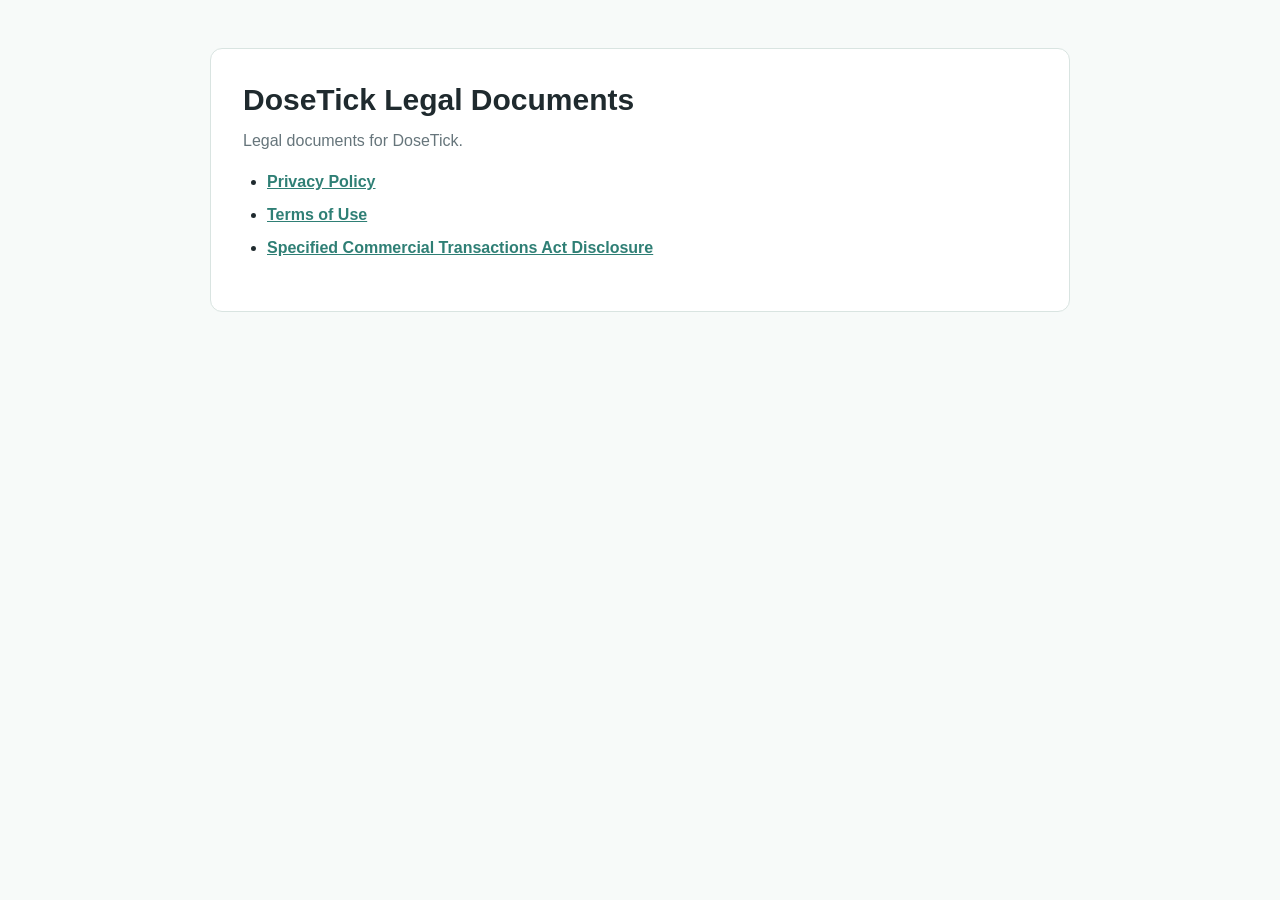
<file: index.html>
<!doctype html>
<html lang="en">
<head>
  <meta charset="utf-8">
  <meta name="viewport" content="width=device-width, initial-scale=1">
  <title>DoseTick Legal Documents</title>
  <link rel="stylesheet" href="styles.css">
</head>
<body>
  <main>
    <section class="paper">
      <h1>DoseTick Legal Documents</h1>
      <p class="muted">Legal documents for DoseTick.</p>
      <ul>
        <li><a href="privacy.html">Privacy Policy</a></li>
        <li><a href="terms.html">Terms of Use</a></li>
        <li><a href="tokusho.html">Specified Commercial Transactions Act Disclosure</a></li>
      </ul>
    </section>
  </main>
</body>
</html>
</file>
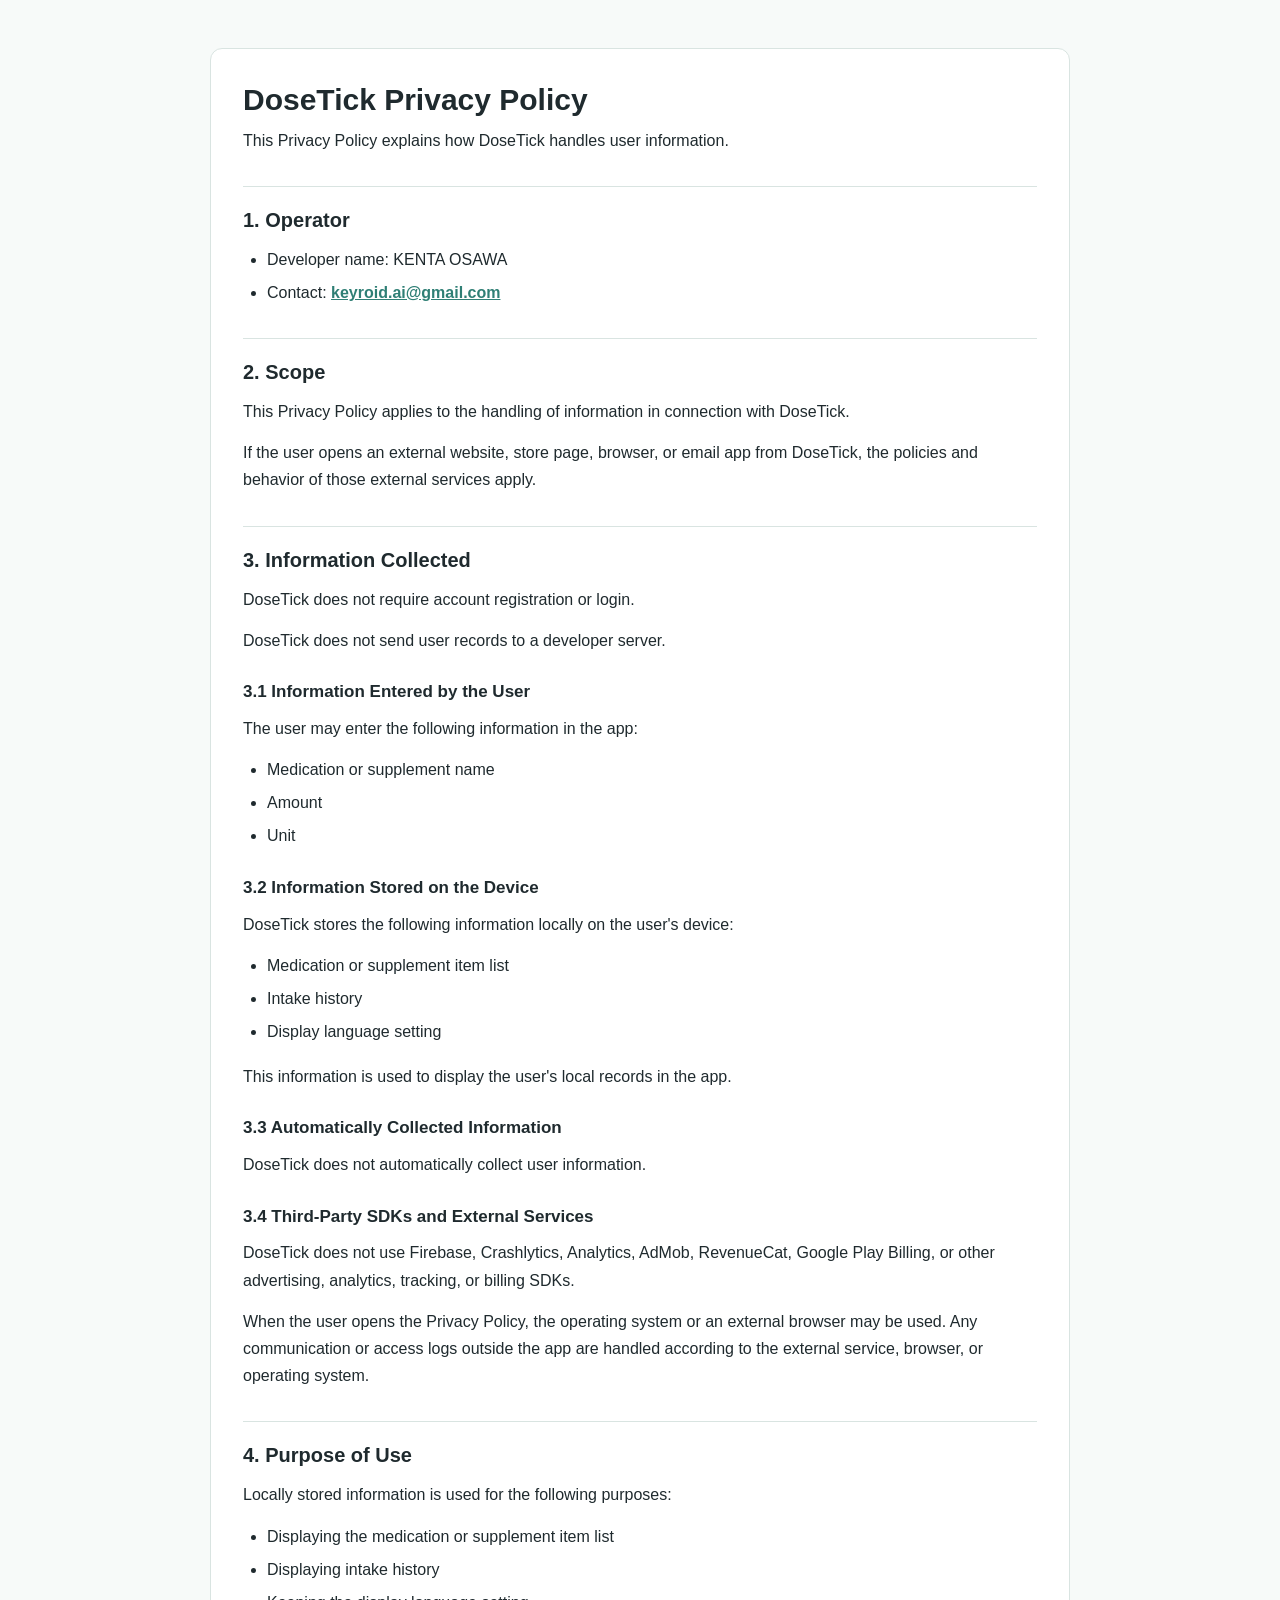
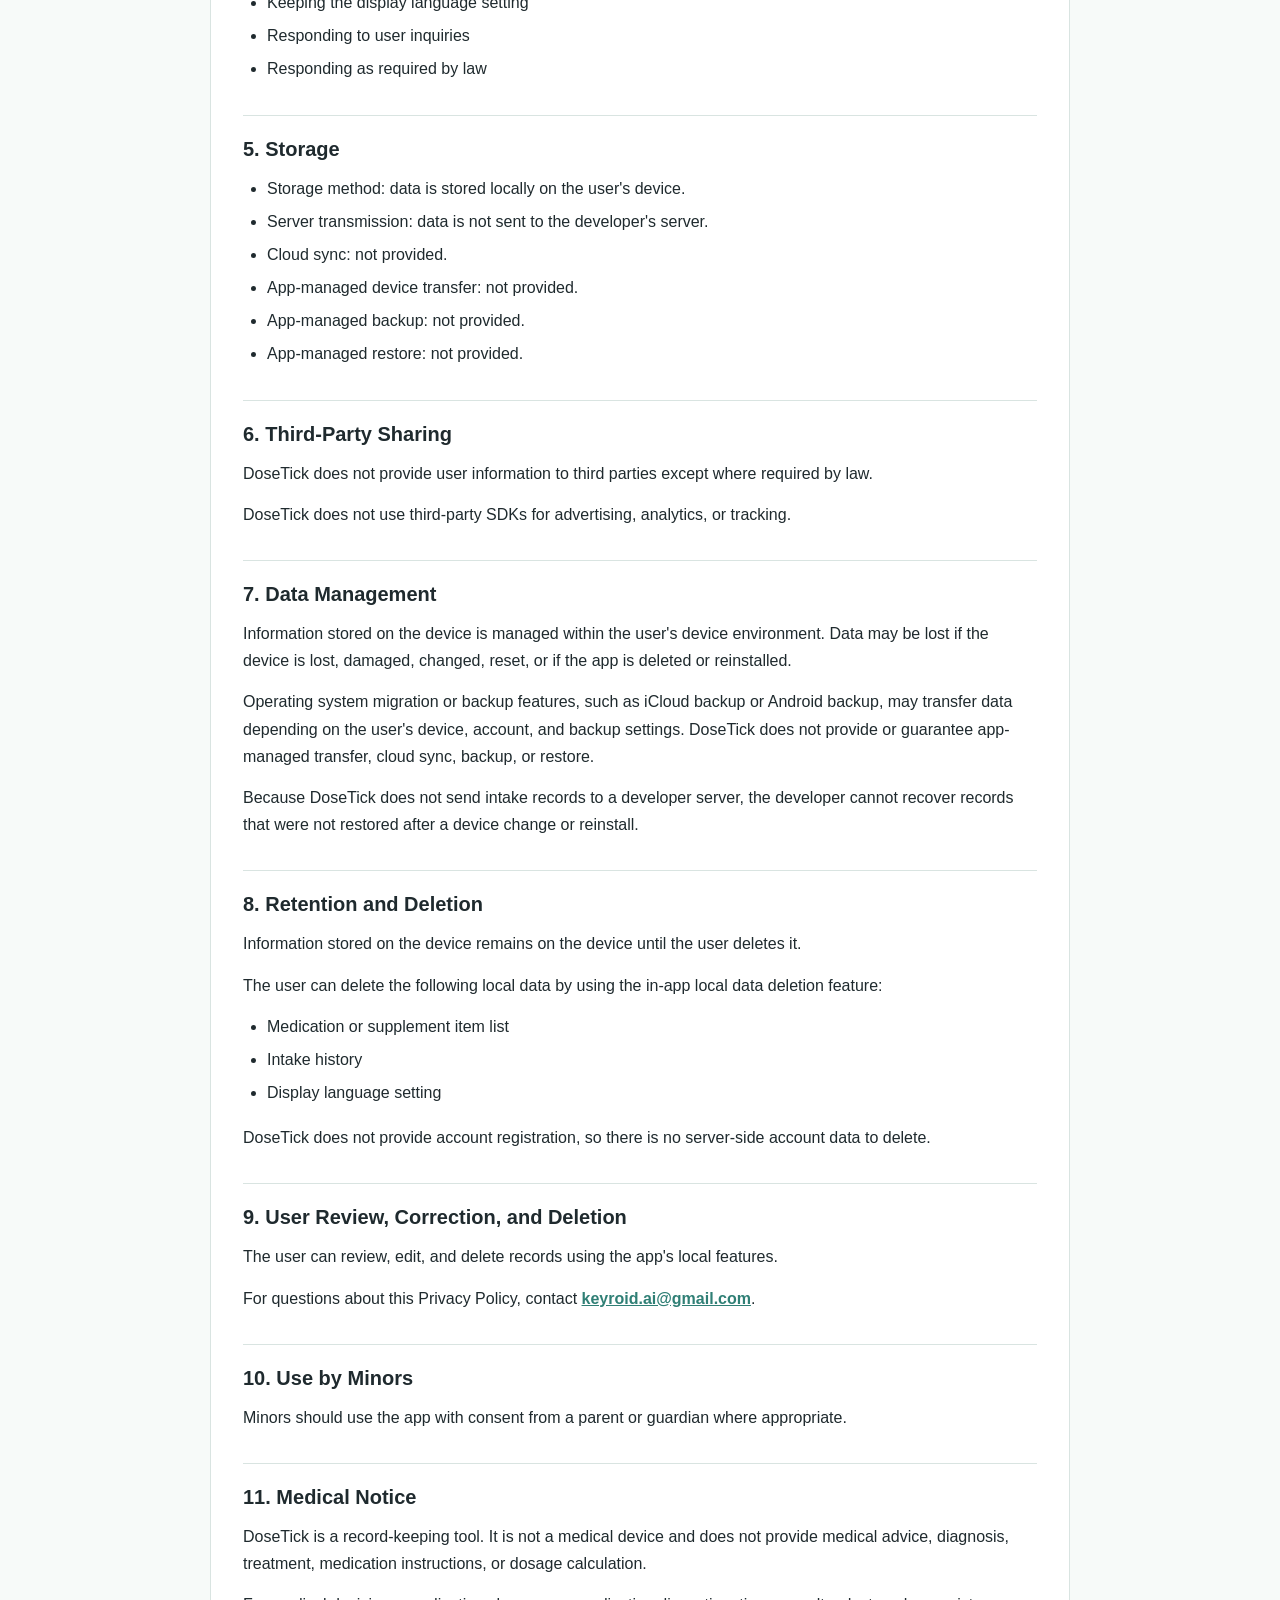
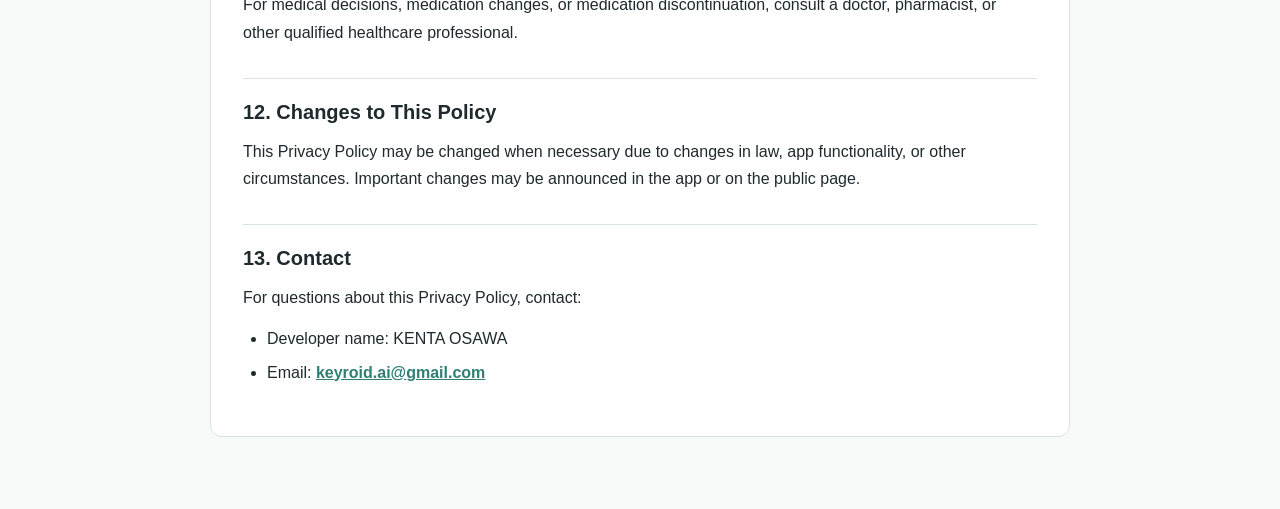
<file: privacy.html>
<!doctype html>
<html lang="en">
<head>
  <meta charset="utf-8">
  <meta name="viewport" content="width=device-width, initial-scale=1">
  <title>DoseTick Privacy Policy</title>
  <link rel="stylesheet" href="styles.css">
</head>
<body>
  <main>
    <article class="paper">
      <h1>DoseTick Privacy Policy</h1>
      <p>This Privacy Policy explains how DoseTick handles user information.</p>

      <h2>1. Operator</h2>
      <ul>
        <li>Developer name: KENTA OSAWA</li>
        <li>Contact: <a href="mailto:keyroid.ai@gmail.com">keyroid.ai@gmail.com</a></li>
      </ul>

      <h2>2. Scope</h2>
      <p>This Privacy Policy applies to the handling of information in connection with DoseTick.</p>
      <p>If the user opens an external website, store page, browser, or email app from DoseTick, the policies and behavior of those external services apply.</p>

      <h2>3. Information Collected</h2>
      <p>DoseTick does not require account registration or login.</p>
      <p>DoseTick does not send user records to a developer server.</p>

      <h3>3.1 Information Entered by the User</h3>
      <p>The user may enter the following information in the app:</p>
      <ul>
        <li>Medication or supplement name</li>
        <li>Amount</li>
        <li>Unit</li>
      </ul>

      <h3>3.2 Information Stored on the Device</h3>
      <p>DoseTick stores the following information locally on the user's device:</p>
      <ul>
        <li>Medication or supplement item list</li>
        <li>Intake history</li>
        <li>Display language setting</li>
      </ul>
      <p>This information is used to display the user's local records in the app.</p>

      <h3>3.3 Automatically Collected Information</h3>
      <p>DoseTick does not automatically collect user information.</p>

      <h3>3.4 Third-Party SDKs and External Services</h3>
      <p>DoseTick does not use Firebase, Crashlytics, Analytics, AdMob, RevenueCat, Google Play Billing, or other advertising, analytics, tracking, or billing SDKs.</p>
      <p>When the user opens the Privacy Policy, the operating system or an external browser may be used. Any communication or access logs outside the app are handled according to the external service, browser, or operating system.</p>

      <h2>4. Purpose of Use</h2>
      <p>Locally stored information is used for the following purposes:</p>
      <ul>
        <li>Displaying the medication or supplement item list</li>
        <li>Displaying intake history</li>
        <li>Keeping the display language setting</li>
        <li>Responding to user inquiries</li>
        <li>Responding as required by law</li>
      </ul>

      <h2>5. Storage</h2>
      <ul>
        <li>Storage method: data is stored locally on the user's device.</li>
        <li>Server transmission: data is not sent to the developer's server.</li>
        <li>Cloud sync: not provided.</li>
        <li>App-managed device transfer: not provided.</li>
        <li>App-managed backup: not provided.</li>
        <li>App-managed restore: not provided.</li>
      </ul>

      <h2>6. Third-Party Sharing</h2>
      <p>DoseTick does not provide user information to third parties except where required by law.</p>
      <p>DoseTick does not use third-party SDKs for advertising, analytics, or tracking.</p>

      <h2>7. Data Management</h2>
      <p>Information stored on the device is managed within the user's device environment. Data may be lost if the device is lost, damaged, changed, reset, or if the app is deleted or reinstalled.</p>
      <p>Operating system migration or backup features, such as iCloud backup or Android backup, may transfer data depending on the user's device, account, and backup settings. DoseTick does not provide or guarantee app-managed transfer, cloud sync, backup, or restore.</p>
      <p>Because DoseTick does not send intake records to a developer server, the developer cannot recover records that were not restored after a device change or reinstall.</p>

      <h2>8. Retention and Deletion</h2>
      <p>Information stored on the device remains on the device until the user deletes it.</p>
      <p>The user can delete the following local data by using the in-app local data deletion feature:</p>
      <ul>
        <li>Medication or supplement item list</li>
        <li>Intake history</li>
        <li>Display language setting</li>
      </ul>
      <p>DoseTick does not provide account registration, so there is no server-side account data to delete.</p>

      <h2>9. User Review, Correction, and Deletion</h2>
      <p>The user can review, edit, and delete records using the app's local features.</p>
      <p>For questions about this Privacy Policy, contact <a href="mailto:keyroid.ai@gmail.com">keyroid.ai@gmail.com</a>.</p>

      <h2>10. Use by Minors</h2>
      <p>Minors should use the app with consent from a parent or guardian where appropriate.</p>

      <h2>11. Medical Notice</h2>
      <p>DoseTick is a record-keeping tool. It is not a medical device and does not provide medical advice, diagnosis, treatment, medication instructions, or dosage calculation.</p>
      <p>For medical decisions, medication changes, or medication discontinuation, consult a doctor, pharmacist, or other qualified healthcare professional.</p>

      <h2>12. Changes to This Policy</h2>
      <p>This Privacy Policy may be changed when necessary due to changes in law, app functionality, or other circumstances. Important changes may be announced in the app or on the public page.</p>

      <h2>13. Contact</h2>
      <p>For questions about this Privacy Policy, contact:</p>
      <ul>
        <li>Developer name: KENTA OSAWA</li>
        <li>Email: <a href="mailto:keyroid.ai@gmail.com">keyroid.ai@gmail.com</a></li>
      </ul>
    </article>
  </main>
</body>
</html>
</file>
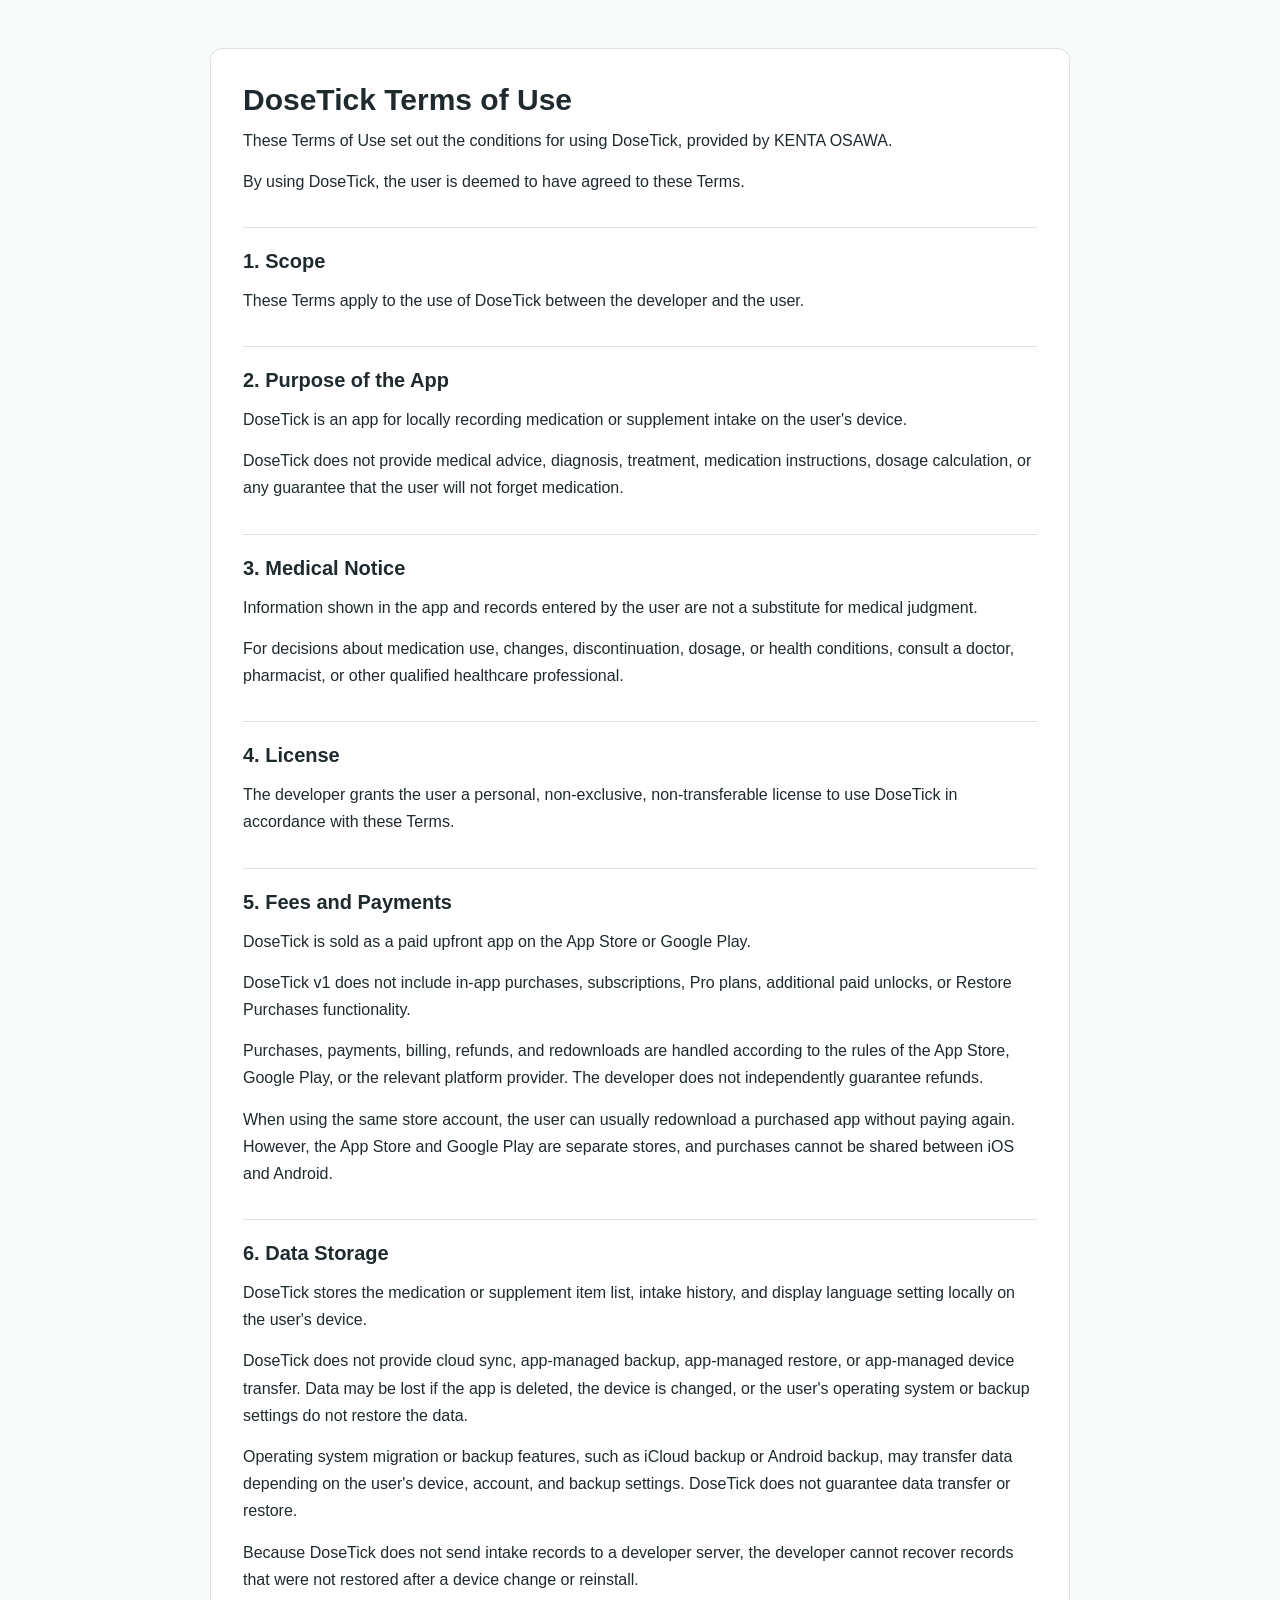
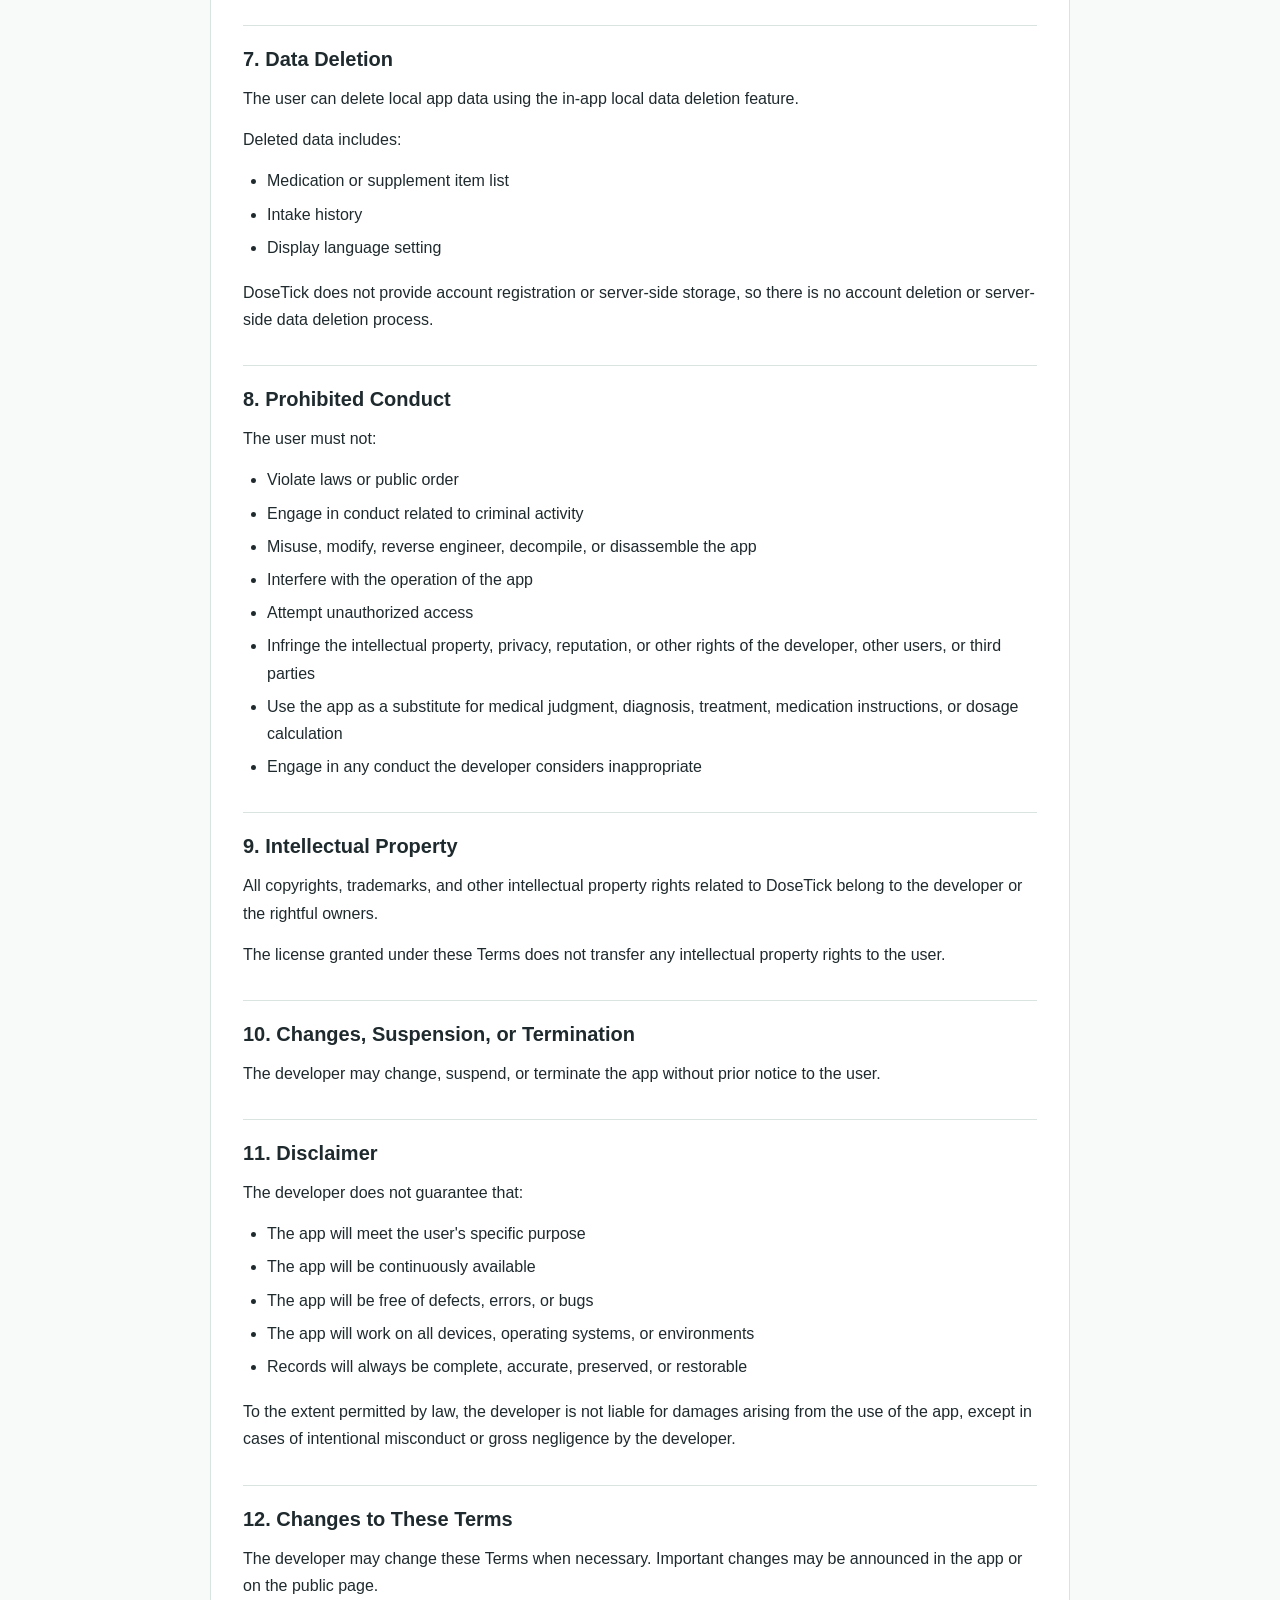
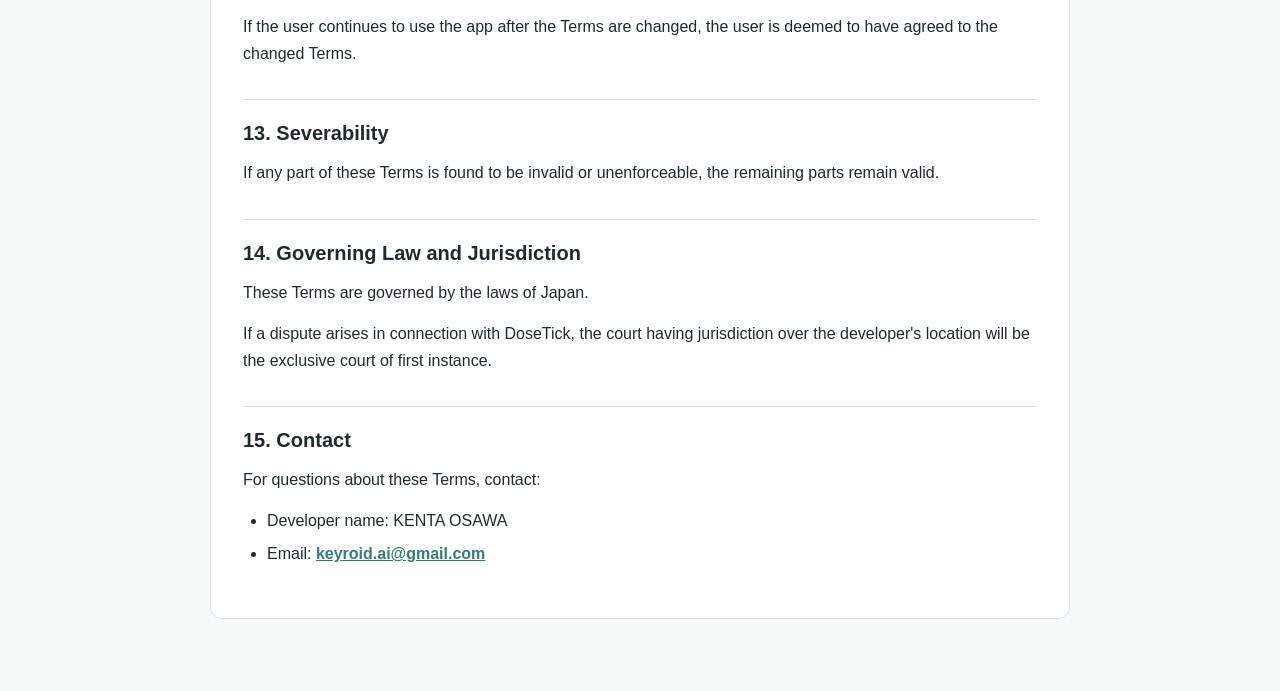
<file: terms.html>
<!doctype html>
<html lang="en">
<head>
  <meta charset="utf-8">
  <meta name="viewport" content="width=device-width, initial-scale=1">
  <title>DoseTick Terms of Use</title>
  <link rel="stylesheet" href="styles.css">
</head>
<body>
  <main>
    <article class="paper">
      <h1>DoseTick Terms of Use</h1>
      <p>These Terms of Use set out the conditions for using DoseTick, provided by KENTA OSAWA.</p>
      <p>By using DoseTick, the user is deemed to have agreed to these Terms.</p>

      <h2>1. Scope</h2>
      <p>These Terms apply to the use of DoseTick between the developer and the user.</p>

      <h2>2. Purpose of the App</h2>
      <p>DoseTick is an app for locally recording medication or supplement intake on the user's device.</p>
      <p>DoseTick does not provide medical advice, diagnosis, treatment, medication instructions, dosage calculation, or any guarantee that the user will not forget medication.</p>

      <h2>3. Medical Notice</h2>
      <p>Information shown in the app and records entered by the user are not a substitute for medical judgment.</p>
      <p>For decisions about medication use, changes, discontinuation, dosage, or health conditions, consult a doctor, pharmacist, or other qualified healthcare professional.</p>

      <h2>4. License</h2>
      <p>The developer grants the user a personal, non-exclusive, non-transferable license to use DoseTick in accordance with these Terms.</p>

      <h2>5. Fees and Payments</h2>
      <p>DoseTick is sold as a paid upfront app on the App Store or Google Play.</p>
      <p>DoseTick v1 does not include in-app purchases, subscriptions, Pro plans, additional paid unlocks, or Restore Purchases functionality.</p>
      <p>Purchases, payments, billing, refunds, and redownloads are handled according to the rules of the App Store, Google Play, or the relevant platform provider. The developer does not independently guarantee refunds.</p>
      <p>When using the same store account, the user can usually redownload a purchased app without paying again. However, the App Store and Google Play are separate stores, and purchases cannot be shared between iOS and Android.</p>

      <h2>6. Data Storage</h2>
      <p>DoseTick stores the medication or supplement item list, intake history, and display language setting locally on the user's device.</p>
      <p>DoseTick does not provide cloud sync, app-managed backup, app-managed restore, or app-managed device transfer. Data may be lost if the app is deleted, the device is changed, or the user's operating system or backup settings do not restore the data.</p>
      <p>Operating system migration or backup features, such as iCloud backup or Android backup, may transfer data depending on the user's device, account, and backup settings. DoseTick does not guarantee data transfer or restore.</p>
      <p>Because DoseTick does not send intake records to a developer server, the developer cannot recover records that were not restored after a device change or reinstall.</p>

      <h2>7. Data Deletion</h2>
      <p>The user can delete local app data using the in-app local data deletion feature.</p>
      <p>Deleted data includes:</p>
      <ul>
        <li>Medication or supplement item list</li>
        <li>Intake history</li>
        <li>Display language setting</li>
      </ul>
      <p>DoseTick does not provide account registration or server-side storage, so there is no account deletion or server-side data deletion process.</p>

      <h2>8. Prohibited Conduct</h2>
      <p>The user must not:</p>
      <ul>
        <li>Violate laws or public order</li>
        <li>Engage in conduct related to criminal activity</li>
        <li>Misuse, modify, reverse engineer, decompile, or disassemble the app</li>
        <li>Interfere with the operation of the app</li>
        <li>Attempt unauthorized access</li>
        <li>Infringe the intellectual property, privacy, reputation, or other rights of the developer, other users, or third parties</li>
        <li>Use the app as a substitute for medical judgment, diagnosis, treatment, medication instructions, or dosage calculation</li>
        <li>Engage in any conduct the developer considers inappropriate</li>
      </ul>

      <h2>9. Intellectual Property</h2>
      <p>All copyrights, trademarks, and other intellectual property rights related to DoseTick belong to the developer or the rightful owners.</p>
      <p>The license granted under these Terms does not transfer any intellectual property rights to the user.</p>

      <h2>10. Changes, Suspension, or Termination</h2>
      <p>The developer may change, suspend, or terminate the app without prior notice to the user.</p>

      <h2>11. Disclaimer</h2>
      <p>The developer does not guarantee that:</p>
      <ul>
        <li>The app will meet the user's specific purpose</li>
        <li>The app will be continuously available</li>
        <li>The app will be free of defects, errors, or bugs</li>
        <li>The app will work on all devices, operating systems, or environments</li>
        <li>Records will always be complete, accurate, preserved, or restorable</li>
      </ul>
      <p>To the extent permitted by law, the developer is not liable for damages arising from the use of the app, except in cases of intentional misconduct or gross negligence by the developer.</p>

      <h2>12. Changes to These Terms</h2>
      <p>The developer may change these Terms when necessary. Important changes may be announced in the app or on the public page.</p>
      <p>If the user continues to use the app after the Terms are changed, the user is deemed to have agreed to the changed Terms.</p>

      <h2>13. Severability</h2>
      <p>If any part of these Terms is found to be invalid or unenforceable, the remaining parts remain valid.</p>

      <h2>14. Governing Law and Jurisdiction</h2>
      <p>These Terms are governed by the laws of Japan.</p>
      <p>If a dispute arises in connection with DoseTick, the court having jurisdiction over the developer's location will be the exclusive court of first instance.</p>

      <h2>15. Contact</h2>
      <p>For questions about these Terms, contact:</p>
      <ul>
        <li>Developer name: KENTA OSAWA</li>
        <li>Email: <a href="mailto:keyroid.ai@gmail.com">keyroid.ai@gmail.com</a></li>
      </ul>
    </article>
  </main>
</body>
</html>
</file>
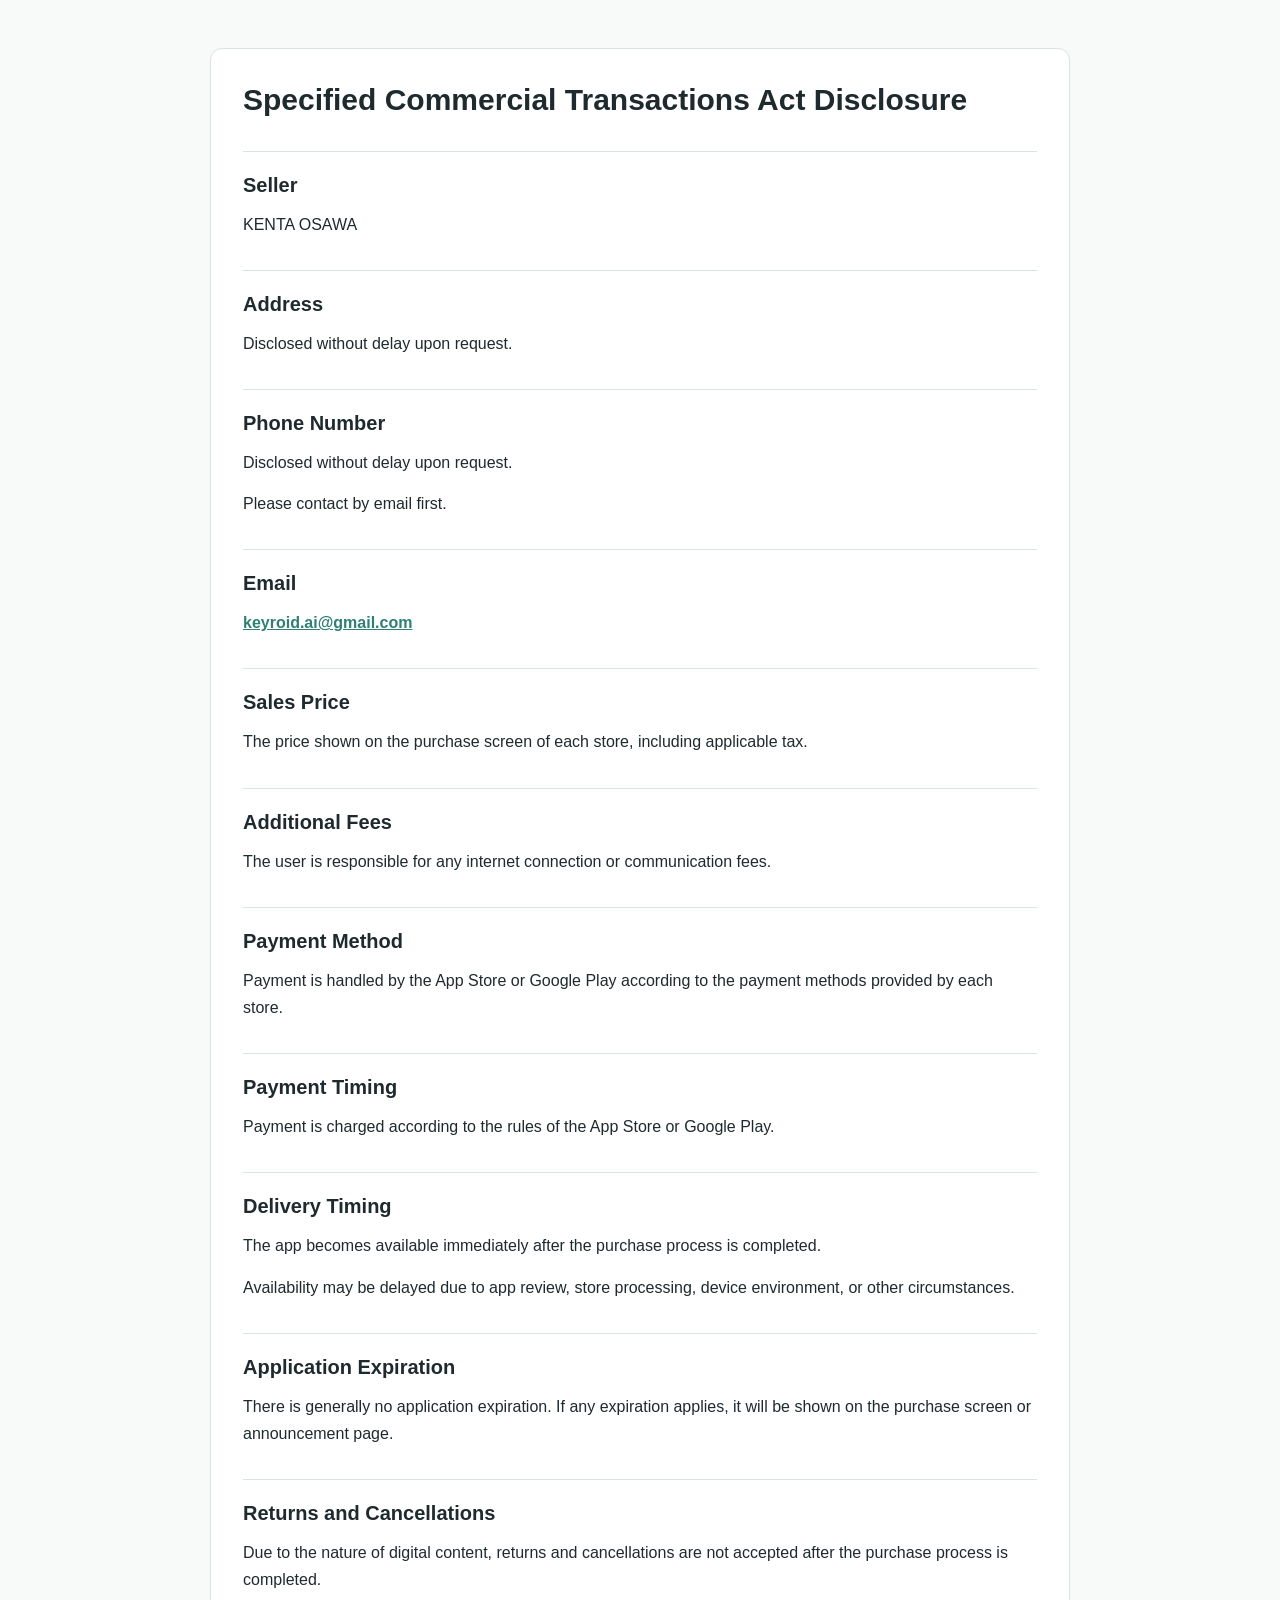
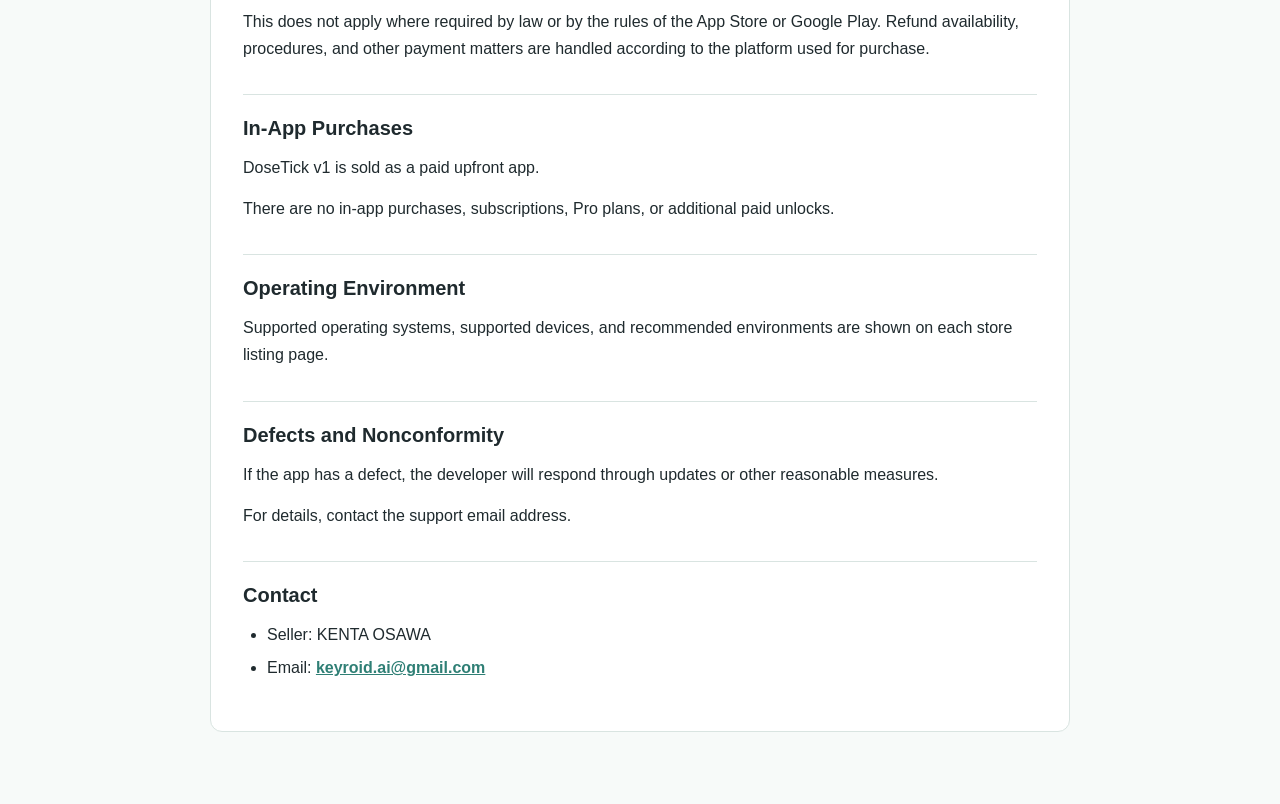
<file: tokusho.html>
<!doctype html>
<html lang="en">
<head>
  <meta charset="utf-8">
  <meta name="viewport" content="width=device-width, initial-scale=1">
  <title>Specified Commercial Transactions Act Disclosure</title>
  <link rel="stylesheet" href="styles.css">
</head>
<body>
  <main>
    <article class="paper">
      <h1>Specified Commercial Transactions Act Disclosure</h1>

      <h2>Seller</h2>
      <p>KENTA OSAWA</p>

      <h2>Address</h2>
      <p>Disclosed without delay upon request.</p>

      <h2>Phone Number</h2>
      <p>Disclosed without delay upon request.</p>
      <p>Please contact by email first.</p>

      <h2>Email</h2>
      <p><a href="mailto:keyroid.ai@gmail.com">keyroid.ai@gmail.com</a></p>

      <h2>Sales Price</h2>
      <p>The price shown on the purchase screen of each store, including applicable tax.</p>

      <h2>Additional Fees</h2>
      <p>The user is responsible for any internet connection or communication fees.</p>

      <h2>Payment Method</h2>
      <p>Payment is handled by the App Store or Google Play according to the payment methods provided by each store.</p>

      <h2>Payment Timing</h2>
      <p>Payment is charged according to the rules of the App Store or Google Play.</p>

      <h2>Delivery Timing</h2>
      <p>The app becomes available immediately after the purchase process is completed.</p>
      <p>Availability may be delayed due to app review, store processing, device environment, or other circumstances.</p>

      <h2>Application Expiration</h2>
      <p>There is generally no application expiration. If any expiration applies, it will be shown on the purchase screen or announcement page.</p>

      <h2>Returns and Cancellations</h2>
      <p>Due to the nature of digital content, returns and cancellations are not accepted after the purchase process is completed.</p>
      <p>This does not apply where required by law or by the rules of the App Store or Google Play. Refund availability, procedures, and other payment matters are handled according to the platform used for purchase.</p>

      <h2>In-App Purchases</h2>
      <p>DoseTick v1 is sold as a paid upfront app.</p>
      <p>There are no in-app purchases, subscriptions, Pro plans, or additional paid unlocks.</p>

      <h2>Operating Environment</h2>
      <p>Supported operating systems, supported devices, and recommended environments are shown on each store listing page.</p>

      <h2>Defects and Nonconformity</h2>
      <p>If the app has a defect, the developer will respond through updates or other reasonable measures.</p>
      <p>For details, contact the support email address.</p>

      <h2>Contact</h2>
      <ul>
        <li>Seller: KENTA OSAWA</li>
        <li>Email: <a href="mailto:keyroid.ai@gmail.com">keyroid.ai@gmail.com</a></li>
      </ul>
    </article>
  </main>
</body>
</html>
</file>
<file: styles.css>
:root {
  color-scheme: light;
  --bg: #f7faf9;
  --paper: #ffffff;
  --text: #1f2a2e;
  --muted: #66757b;
  --line: #d9e4e1;
  --accent: #2f7f75;
}

body {
  margin: 0;
  background: var(--bg);
  color: var(--text);
  font-family: -apple-system, BlinkMacSystemFont, "Segoe UI", sans-serif;
  line-height: 1.7;
}

main {
  max-width: 860px;
  margin: 0 auto;
  padding: 48px 20px 72px;
}

article,
.paper {
  background: var(--paper);
  border: 1px solid var(--line);
  border-radius: 12px;
  padding: 32px;
}

h1 {
  margin: 0 0 8px;
  font-size: 30px;
  line-height: 1.25;
}

h2 {
  margin: 32px 0 12px;
  padding-top: 20px;
  border-top: 1px solid var(--line);
  font-size: 20px;
  line-height: 1.35;
}

h3 {
  margin: 24px 0 8px;
  font-size: 17px;
}

p {
  margin: 0 0 14px;
}

ul {
  margin: 0 0 18px;
  padding-left: 24px;
}

li {
  margin: 6px 0;
}

a {
  color: var(--accent);
  font-weight: 700;
}

table {
  width: 100%;
  border-collapse: collapse;
  margin: 12px 0 20px;
}

th,
td {
  border: 1px solid var(--line);
  padding: 10px 12px;
  text-align: left;
}

th {
  background: #eef6f4;
}

.updated,
.muted {
  color: var(--muted);
}
</file>
